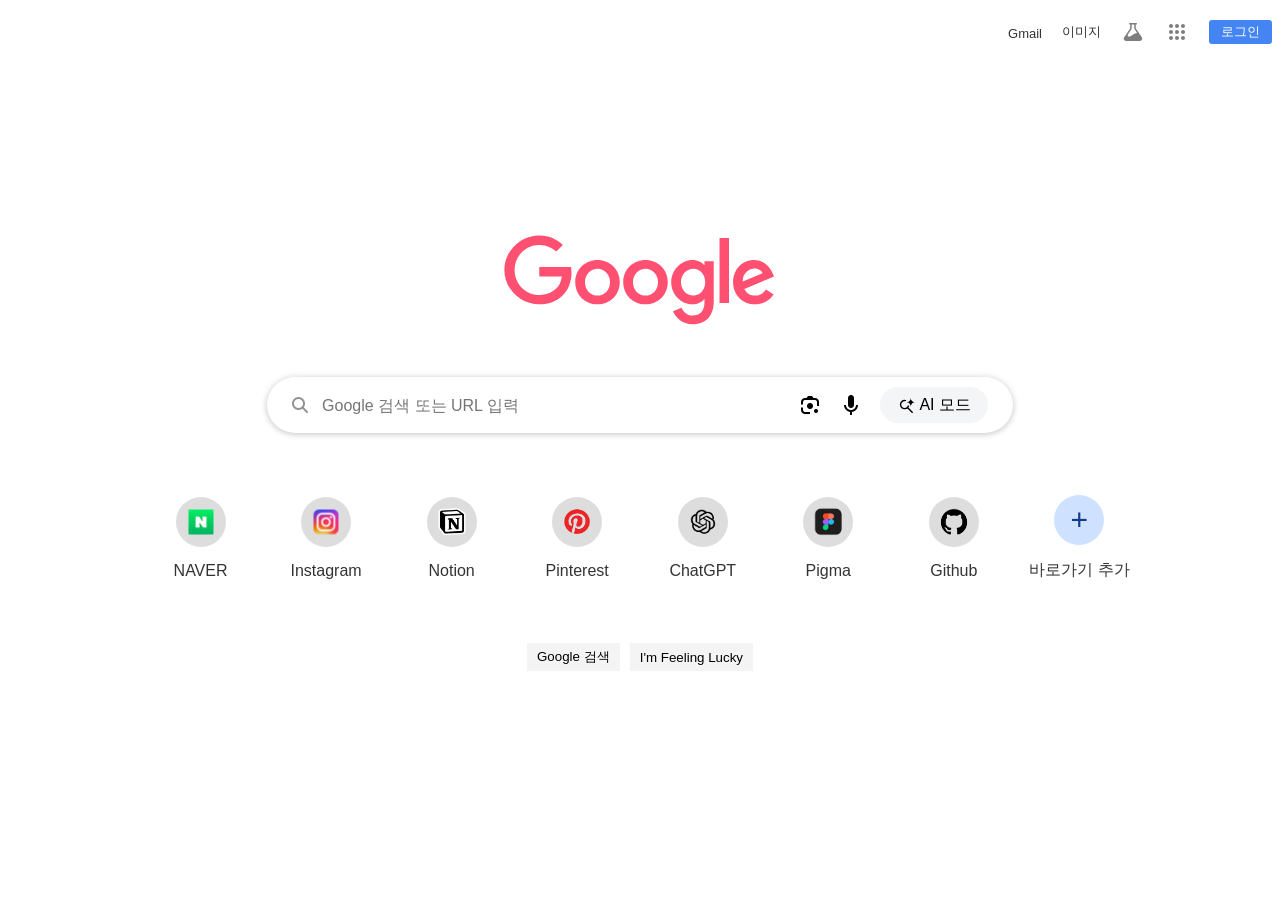
<file: index.html>
<!doctype html>
<html lang="ko">
  <head>
    <meta charset="UTF-8" />
    <meta name="viewport" content="width=device-width, initial-scale=1.0" />
    <title>구글 클론 (res)</title>
    <link rel="stylesheet" href="css/main.css" />
    <!-- favicon -->
    <link
      rel="icon"
      type="image/png"
      href="favicon/favicon-96x96.png"
      sizes="96x96"
    />
    <link rel="icon" type="image/svg+xml" href="favicon/favicon.svg" />
    <link rel="shortcut icon" href="favicon/favicon.ico" />
    <link
      rel="apple-touch-icon"
      sizes="180x180"
      href="favicon/apple-touch-icon.png"
    />
    <link rel="manifest" href="favicon/site.webmanifest" />
    <!-- 폰트어썸 -->
    <link
      rel="stylesheet"
      href="https://cdnjs.cloudflare.com/ajax/libs/font-awesome/6.5.2/css/all.min.css"
      integrity="sha512-SnH5WK+bZxgPHs44uWIX+LLJAJ9/2PkPKZ5QiAj6Ta86w+fsb2TkcmfRyVX3pBnMFcV7oQPJkl9QevSCWr3W6A=="
      crossorigin="anonymous"
      referrerpolicy="no-referrer"
    />
  </head>
  <body>
    <!-- nav -->
    <nav>
      <a href="#" id="mail">Gmail</a>
      <a href="#" id="imgs">이미지</a>
      <div class="navIcon">
        <a href="#" class="navIcon-a" aria-label="Search Labs"
          ><svg
            class="gb_E"
            focusable="false"
            height="24px"
            viewBox="0 -960 960 960"
            width="24px"
          >
            <path
              d="M209-120q-42 0-70.5-28.5T110-217q0-14 3-25.5t9-21.5l228-341q10-14 15-31t5-34v-110h-20q-13 0-21.5-8.5T320-810q0-13 8.5-21.5T350-840h260q13 0 21.5 8.5T640-810q0 13-8.5 21.5T610-780h-20v110q0 17 5 34t15 31l227 341q6 9 9.5 20.5T850-217q0 41-28 69t-69 28H209Zm221-660v110q0 26-7.5 50.5T401-573L276-385q-6 8-8.5 16t-2.5 16q0 23 17 39.5t42 16.5q28 0 56-12t80-47q69-45 103.5-62.5T633-443q4-1 5.5-4.5t-.5-7.5l-78-117q-15-21-22.5-46t-7.5-52v-110H430Z"
            ></path>
          </svg>
        </a>
        <a href="#" class="navIcon-a" aria-label="Google 앱"
          ><svg class="gb_F" focusable="false" viewBox="0 0 24 24">
            <path
              d="M6,8c1.1,0 2,-0.9 2,-2s-0.9,-2 -2,-2 -2,0.9 -2,2 0.9,2 2,2zM12,20c1.1,0 2,-0.9 2,-2s-0.9,-2 -2,-2 -2,0.9 -2,2 0.9,2 2,2zM6,20c1.1,0 2,-0.9 2,-2s-0.9,-2 -2,-2 -2,0.9 -2,2 0.9,2 2,2zM6,14c1.1,0 2,-0.9 2,-2s-0.9,-2 -2,-2 -2,0.9 -2,2 0.9,2 2,2zM12,14c1.1,0 2,-0.9 2,-2s-0.9,-2 -2,-2 -2,0.9 -2,2 0.9,2 2,2zM16,6c0,1.1 0.9,2 2,2s2,-0.9 2,-2 -0.9,-2 -2,-2 -2,0.9 -2,2zM12,8c1.1,0 2,-0.9 2,-2s-0.9,-2 -2,-2 -2,0.9 -2,2 0.9,2 2,2zM18,14c1.1,0 2,-0.9 2,-2s-0.9,-2 -2,-2 -2,0.9 -2,2 0.9,2 2,2zM18,20c1.1,0 2,-0.9 2,-2s-0.9,-2 -2,-2 -2,0.9 -2,2 0.9,2 2,2z"
            ></path>
            <image
              src="https://ssl.gstatic.com/gb/images/bar/al-icon.png"
              alt=""
              height="24"
              width="24"
              style="border: none; display: none \9"
            ></image>
          </svg>
        </a>
        <!-- 로그인 -->
        <a href="#"
          ><button id="login" onclick="window.open('login.html')">
            로그인
          </button></a
        >
      </div>
    </nav>
    <!-- main -->
    <main class="main-wrap">
      <!-- 로고 -->
      <div class="g-logo"></div>
      <!-- 검색 입력창 -->
      <div class="search_bar">
        <!-- left -->
        <div class="left">
          <!-- 아이콘 -->
          <i
            class="fa-solid fa-magnifying-glass"
            style="color: rgb(147, 147, 147)"
          ></i>
          <!-- 검색 입력창 -->
          <input type="text" placeholder="Google 검색 또는 URL 입력" />
        </div>
        <!-- right - 아이콘 -->
        <div class="right">
          <a href="#"><img src="images/Frame.png" alt="검색" /></a>
          <a href="#"
            ><img src="images/googlemic_color_24dp.png" alt="음성"
          /></a>
          <button class="ai-btn" title="Google 검색의 AI 모드에서 질문하기">
            <img src="images/search_spark.svg" alt="서치" />AI 모드
          </button>
        </div>
      </div>
      <!-- 검색 리스트 -->
      <div class="search-plus">
        <ul>
          <li>
            <a href="https://www.naver.com/">
              <div class="roundBox">
                <img src="images/naver.png" alt="네이버아이콘" />
              </div>
              <p>NAVER</p>
            </a>
            <div class="more">
              <img src="images/icon_more_vert.svg" alt="더보기" />
            </div>
          </li>
          <li>
            <a href="https://www.instagram.com/">
              <div class="roundBox">
                <img src="images/instagram.png" alt="인스타그램아이콘" />
              </div>
              <p>Instagram</p>
            </a>
            <div class="more">
              <img src="images/icon_more_vert.svg" alt="더보기" />
            </div>
          </li>
          <li>
            <a href="https://www.notion.com/ko">
              <div class="roundBox">
                <img id="notion" src="images/notion.png" alt="노션아이콘" />
              </div>
              <p>Notion</p>
            </a>
            <div class="more">
              <img src="images/icon_more_vert.svg" alt="더보기" />
            </div>
          </li>
          <li>
            <a href="https://kr.pinterest.com/">
              <div class="roundBox">
                <img
                  id="pinterest"
                  src="images/pinterest.png"
                  alt="핀터레스트아이콘"
                />
              </div>
              <p>Pinterest</p>
            </a>
            <div class="more">
              <img src="images/icon_more_vert.svg" alt="더보기" />
            </div>
          </li>
          <li>
            <a href="https://chatgpt.com/">
              <div class="roundBox">
                <img id="chat" src="images/gpt.png" alt="챗지피티아이콘" />
              </div>
              <p>ChatGPT</p>
            </a>
            <div class="more">
              <img src="images/icon_more_vert.svg" alt="더보기" />
            </div>
          </li>
          <li>
            <a href="https://www.figma.com/">
              <div class="roundBox">
                <img id="figma" src="images/figma.png" alt="피그마아이콘" />
              </div>
              <p>Pigma</p>
            </a>
            <div class="more">
              <img src="images/icon_more_vert.svg" alt="더보기" />
            </div>
          </li>
          <li>
            <a href="https://github.com/">
              <div class="roundBox">
                <img id="git" src="images/github.png" alt="깃허브아이콘" />
              </div>
              <p>Github</p>
            </a>
            <div class="more">
              <img src="images/icon_more_vert.svg" alt="더보기" />
            </div>
          </li>
          <li>
            <a href="#">
              <div class="roundBox" id="plus"><span>+</span></div>
              <p>바로가기 추가</p>
            </a>
            <div class="more">
              <img src="images/icon_more_vert.svg" alt="더보기" />
            </div>
          </li>
        </ul>
      </div>
      <!-- 검색 버튼 -->
      <div class="search-btn">
        <button>Google 검색</button>
        <button>I'm Feeling Lucky</button>
      </div>
    </main>
  </body>
</html>
</file>
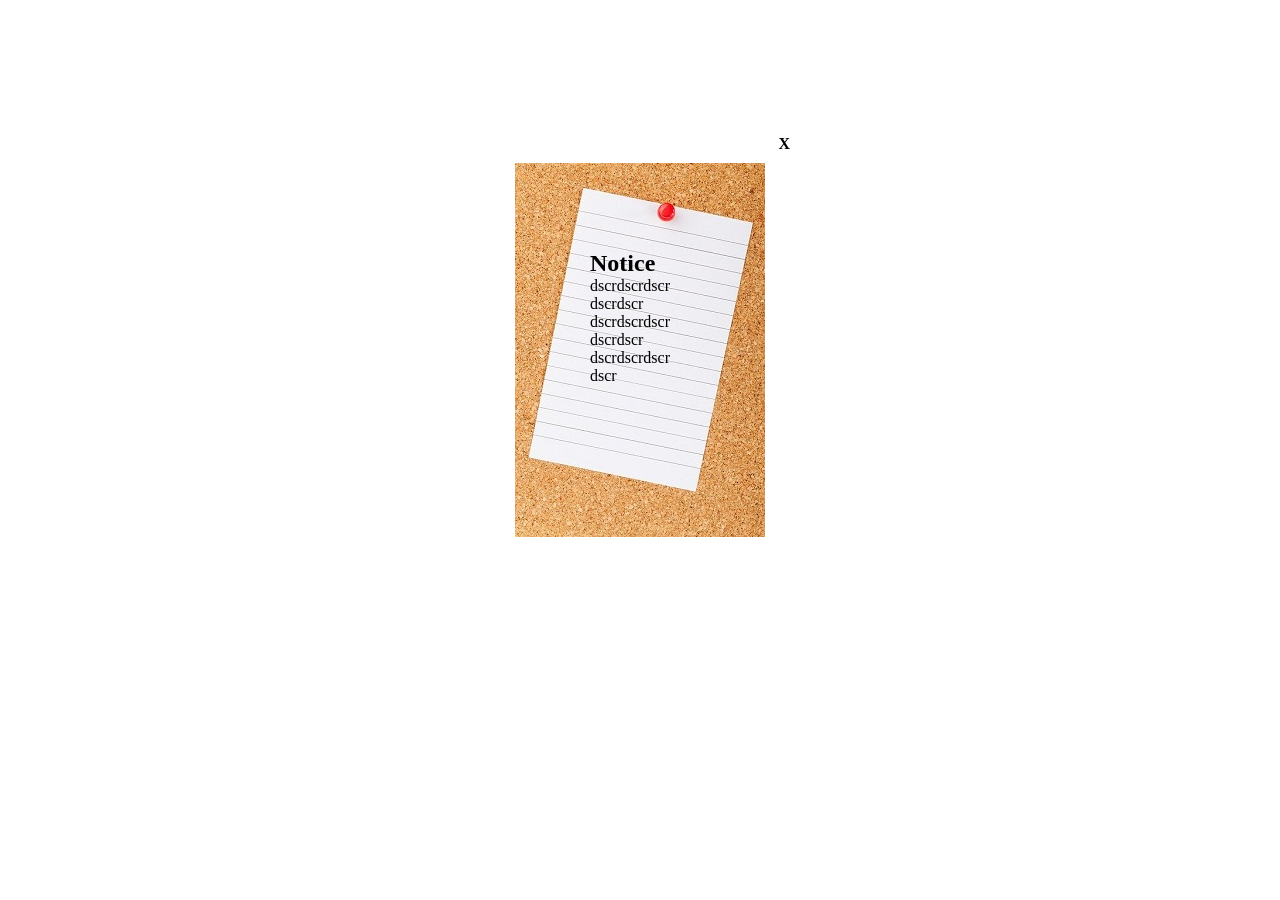
<file: notice.html>
<!DOCTYPE html>
<html lang="ko">
<head>
    <meta charset="UTF-8">
    <meta name="viewport" content="width=device-width, initial-scale=1.0">
    <title>공지사항</title>
    <link rel="stylesheet" href="css/notice.css">
</head>
<body>
    <div class="container">
         <h2>Notice</h2>
        <p>dscrdscrdscr</p>
        <p>dscrdscr</p>
        <p>dscrdscrdscr</p>
        <p>dscrdscr</p>
        <p>dscrdscrdscr</p>
        <p>dscr</p>
        <span onclick="window.close('notice.html')">X</span>
    </div>
</body>
</html>
</file>
<file: css/main.css>
* {
  margin: 0;
  padding: 0;
  box-sizing: border-box;
}
ul,
li {
  list-style: none;
}
body {
  font-family: Arial, Helvetica, sans-serif;
}
a {
  color: #333;
  text-decoration: none;
}

/* nav */
nav {
  width: 100%;
  padding: 20px 8px;
  font-size: 13px;
  display: flex;
  justify-content: flex-end;
  align-items: center;
  gap: 20px;
}
/* .navIcon */
.navIcon {
  display: flex;
  gap: 20px;
  align-items: center;
}
.navIcon-a {
  position: relative;
  width: 24px;
  height: 24px;
  opacity: 0.5;
  transition: all 0.5s;
}
.navIcon-a svg {
  width: 100%;
}
.navIcon-a::before {
  content: attr(aria-label);
  position: absolute;
  top: 36px;
  left: 50%;
  transform: translateX(-50%);
  padding: 5px 10px;
  /* 글 줄 바꿈 방지 */
  white-space: nowrap;
  font-size: 12px;
  border-radius: 3px;
  background-color: #222;
  color: #fff;
  opacity: 0;
  visibility: hidden;
  transition: all 1s;
}
.navIcon-a::after {
  content: "";
  position: absolute;
  top: -5px;
  left: -5px;
  display: block;
  width: 34px;
  height: 34px;
  border-radius: 50%;
  background-color: rgba(0, 0, 0, 0.2);
  opacity: 0;
  transition: all 0.5s;
}
#mail {
  padding-top: 2px;
}
/* nav 호버 */
nav > a:hover {
  text-decoration: underline;
}
.navIcon-a:hover::before,
.navIcon-a:hover::after,
.navIcon-a:hover {
  opacity: 1;
  visibility: visible;
}

/* 로그인 */
#login {
  padding: 3px 12px;
  border: 0;
  border-radius: 3px;
  cursor: pointer;
  color: #fff;
  background-color: #4484f3;
}

/* main */
.main-wrap {
  width: 100%;
  display: flex;
  flex-direction: column;
  align-items: center;
  gap: 50px;
  padding-top: 171px;
}
/* 로고 */
.g-logo {
  /* mask-image : 모양만 남고 색으로 채워짐 (이미지는 안보임) */
  mask-image: url("../images/google_logo.svg");
  width: 272px;
  height: 92px;
  background-color: #ff5072;
}

/* 검색 입력창 */
.search_bar {
  display: flex;
  justify-content: space-between;
  align-items: center;

  width: 100%;
  max-width: 746px;
  min-width: 337px;
  padding: 10px 25px;
  border-radius: 100px;
  box-shadow: rgba(32, 33, 36, 0.28) 0px 1px 6px 0px;
  background-color: #fff;
}

/* left */
.left {
  display: flex;
  align-items: center;
  gap: 2%;
  width: 65%;
  background-color: #fff;
}
.left input {
  all: unset;
  /* outline: none;
  border: none; */
  width: 100%;
  padding: 5px;
  margin-top: 2px;
  /* 한줄로 */
  white-space: nowrap;
  /* 넘치면 숨김 */
  overflow: hidden;
  /* ...표시 */
  text-overflow: ellipsis;
}

/* right */
.right {
  display: flex;
  align-items: center;
  justify-content: space-between;
  gap: 3%;
  width: 27%;
  min-width: 190px;
}
.right a {
  width: 24px;
}
.right a img {
  display: block;
  width: 100%;
  filter: brightness(0);
}
.ai-btn {
  all: unset;
  display: flex;
  align-items: center;
  gap: 3px;
  padding: 4px 14px;
  /* 투명한 테두리 */
  border: 3px solid transparent;
  border-radius: 100px;
  font-family: "Segoe UI", Tahoma, Geneva, Verdana, sans-serif;
  background-color: #f3f5f6;
  cursor: pointer;
}
.ai-btn img {
  width: 19px;
  filter: brightness(0);
  margin-top: 3px;
}
.ai-btn:hover {
  background:
    linear-gradient(#fff, #fff) padding-box,
    linear-gradient(
        120deg,
        #db5a5a,
        #b5b3ee,
        #70aee4,
        #78eb8b,
        hsl(69, 81%, 79%)
      )
      border-box;
  background-size: 400% 100%;
  animation: aiBorder 10s linear infinite;
}
@keyframes aiBorder {
  to {
    background-position: 400% 0;
  }
}

/* media */
@media (max-width: 670px) {
  .left input {
    /* 너비 반드시 설정!!! */
    max-width: 200px;
    /* 한줄로 */
    white-space: nowrap;
    /* 넘치면 숨김 */
    overflow: hidden;
    /* ...표시 */
    text-overflow: ellipsis;
  }
}

/* 검색 리스트 */
.search-plus {
  width: 100%;
  max-width: 1000px;
  min-width: 250px;
  /* background-color: #b5b3ee; */
}
.search-plus ul {
  width: 100%;
  display: flex;
  flex-wrap: wrap;
  justify-content: space-evenly;
  gap: 10px;
}
.search-plus li {
  position: relative;
  /* width: calc((100% - 40px) / 5); */
  /* flex: 1; */
}
.roundBox {
  position: relative;
  width: 50px;
  height: 50px;
  border-radius: 50%;
  background-color: #ddd;
}
.roundBox img {
  position: absolute;
  top: 50%;
  left: 50%;
  transform: translate(-50%, -50%);
  width: 50%;
}
#figma {
  width: 65%;
}
#notion,
#git,
#pinterest {
  width: 100%;
}
#chat {
  width: 150%;
}

/* 바로가기 추가 버튼 */
#plus {
  position: relative;
  background-color: #cee2ff;
}
#plus span {
  position: absolute;
  top: 50%;
  left: 50%;
  transform: translate(-50%, -50%);
  color: #123b88;
  font-size: 30px;
}
.search-plus a {
  position: relative;
  display: flex;
  flex-direction: column;
  align-items: center;
  justify-content: center;
  gap: 15px;
  width: 110px;
  height: 110px;
  z-index: 99;
}
/* 더보기 */
.more {
  position: absolute;
  top: 0;
  left: 0;
  width: 100%;
  height: 100%;
  border-radius: 3px;
  background-color: rgba(0, 0, 0, 0.2);
  transition: all 0.3s;
  opacity: 0;
}
.more img {
  position: absolute;
  top: 10px;
  right: 2px;
  opacity: 0;
}
/* 호버 */
.search-plus li:hover .more {
  opacity: 1;
}
.search-plus li:hover .more img {
  opacity: 1;
  transition: all 0.5s;
  /* 0.5초 뒤에 나타남 */
  transition-delay: 0.5s;
}

/* 검색버튼 */
.search-btn {
  width: 50%;
  display: flex;
  justify-content: center;
  gap: 10px;
}
.search-btn button {
  border: 0;
  padding: 5px 10px;
  background-color: #f4f4f4;
}
.search-btn button:hover {
  color: #333;
  /* 입체적 */
  background: linear-gradient(to bottom, #ffffff 0%, #f6f6f6 47%, #ededed 100%);
  box-shadow: 0px 1px 3px rgba(0, 0, 0, 0.2);
  cursor: pointer;
}
</file>
<file: css/notice.css>
* {
  margin: 0;
  padding: 0;
  box-sizing: border-box;
}

.container {
    position:relative;
    margin: 150px auto;
    width: 300px;
    height: 400px;
    padding: 100px;
    background: url(../images/notice.jpg) no-repeat center;
}

.container span {
    position: absolute;
    top: -15px;
    right: 0;
    font-weight: bold;
    cursor: pointer;
}
</file>
